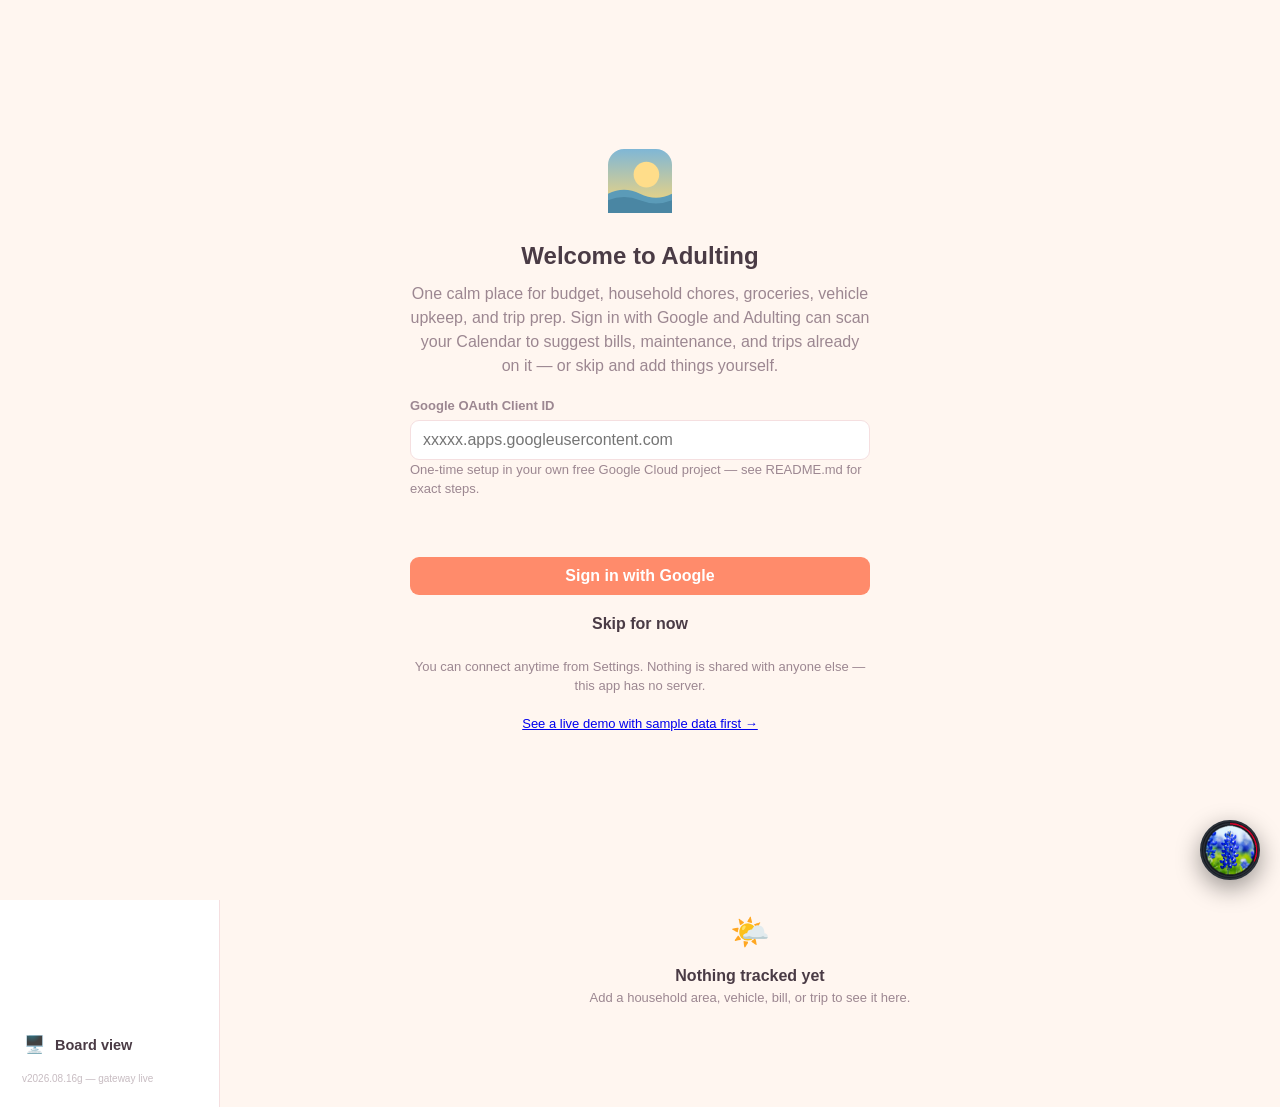
<file: index.html>
<!DOCTYPE html>
<html lang="en">
<head>
<meta charset="UTF-8" />
<meta name="viewport" content="width=device-width, initial-scale=1.0" />
<title>Adulting</title>
<link rel="icon" href="data:image/svg+xml,%3Csvg xmlns='http://www.w3.org/2000/svg' viewBox='0 0 64 64'%3E%3Crect width='64' height='64' rx='14' fill='%23F6A6C1'/%3E%3Ccircle cx='32' cy='26' r='12' fill='%23FFD873'/%3E%3Cpath d='M0 44 Q16 36 32 44 T64 44 V64 H0 Z' fill='%235B9BB8'/%3E%3Cpath d='M0 50 Q16 44 32 50 T64 50 V64 H0 Z' fill='%234A86A3'/%3E%3C/svg%3E" />
<!-- PWA install support: manifest + icons + theme color. Same minimal
     pattern used across this app ecosystem so install behavior and
     branding stay consistent app to app. -->
<link rel="manifest" href="./manifest.json">
<link rel="apple-touch-icon" href="./icon-192.png">
<meta name="theme-color" content="#ff8b6b">
<link rel="stylesheet" href="css/style.css?v=20260816g" />
</head>
<body>
<div id="demoBanner" style="display:none"></div>
<div id="appShell">
  <header class="hero-banner" id="heroBanner"><!-- rendered by app.js: sunset/beach illustration --></header>
  <div id="app">
    <nav class="sidebar" id="sidebar"></nav>
    <main id="main"><!-- rendered by app.js --></main>
  </div>
</div>

<div id="boardRoot" style="display:none"><!-- standalone status-light board view --></div>
<div id="onboardingRoot"><!-- first-run welcome / Google connect --></div>
<div id="modalRoot"></div>
<div id="toastRoot"></div>
<div id="praiseRoot"></div>

<!--
  Cache-busting: GitHub Pages serves these files with ~10 minutes of cache,
  and a normal page reload does NOT re-fetch already-cached sub-resources
  like these scripts even if the page itself loads fresh — only a hard
  refresh does. That caused real, confusing bugs this session where a newly
  uploaded fix was live on GitHub but browsers kept running the old script
  for up to 10 minutes (or longer, if not hard-refreshed). Bump the ?v=
  number below whenever any of these files change, so browsers always treat
  an update as a brand new URL and fetch it immediately instead of reusing
  a stale cached copy.
-->
<script src="js/data.js?v=20260816g"></script>
<script src="js/state.js?v=20260816g"></script>
<script src="js/budget-engine.js?v=20260816g"></script>
<script src="js/reentry.js?v=20260816g"></script>
<script src="js/calendar.js?v=20260816g"></script>
<script src="js/drivesync.js?v=20260816g"></script>
<script src="js/app.js?v=20260816g"></script>
<script src="js/blue-bonnet-widget-organize.js?v=20260816g"></script>
</body>
</html>
</file>
<file: css/style.css>
/* ==========================================================================
   Adulting — styles
   Design intent: calm, predictable, low-clutter. Built with ADHD / autistic /
   neurodivergent users in mind — clear status colors used consistently
   everywhere, generous spacing, large touch targets, no auto-playing motion,
   short unambiguous labels, and a consistent "you're caught up" reassurance
   pattern rather than shame-based nagging.
   ========================================================================== */

:root {
  /* Status colors are intentionally theme-independent — a green/red light
     needs to mean the same thing no matter which palette is active. This is
     what powers the Dashboard's "green light / red light" board. */
  --done: #2fa06a;
  --done-bg: #e7f6ee;
  --partial: #d99a1f;
  --partial-bg: #fdf3e0;
  --none: #9aa0b8;
  --none-bg: #eef0f6;
  --attention: #e0554f;
  --attention-bg: #fdecec;

  --radius: 14px;
  --radius-sm: 9px;
  --shadow: 0 1px 2px rgba(20, 24, 50, 0.04), 0 4px 14px rgba(20, 24, 50, 0.05);
  --font: -apple-system, BlinkMacSystemFont, "Segoe UI", Inter, Roboto, sans-serif;

  --accent-h: 18; /* used by the "custom" theme; overridden inline by JS */
}

/* ==========================================================================
   Themes — Sunset is the default. Mono Light / Mono Dark / Custom (pick any
   single hue and the whole UI is shades of it) are opt-in from Settings.
   ========================================================================== */

html[data-theme="sunset"] {
  --bg: #fff6f0;
  --surface: #ffffff;
  --surface-2: #ffeee3;
  --text: #4a3b45;
  --muted: #9c8791;
  --border: #f5dfe0;
  --primary: #ff8b6b;
  --primary-dark: #e96c4c;
  --on-primary: #ffffff;
  --accent-pink: #f6a6c1;
  --accent-blue: #7fb7d6;
  --accent-yellow: #ffd873;
  --hero-sky-top: #7fb7d6;
  --hero-sky-mid: #f6a6c1;
  --hero-sky-bottom: #ffd873;
  --hero-sun: #ffb199;
  --hero-sun-core: #ffdd8a;
  --hero-ocean: #5b9bb8;
  --hero-ocean-dark: #4a86a3;
  --hero-foam: #fff7ee;
  --hero-cloud: #ffffff;
  --hero-palm: #6a5a63;
}

html[data-theme="mono-light"] {
  --bg: #fafafa;
  --surface: #ffffff;
  --surface-2: #efefef;
  --text: #1a1a1a;
  --muted: #6c6c6c;
  --border: #e2e2e2;
  --primary: #2b2b2b;
  --primary-dark: #000000;
  --on-primary: #ffffff;
  --accent-pink: #d8d8d8;
  --accent-blue: #bdbdbd;
  --accent-yellow: #e6e6e6;
  --hero-sky-top: #d9d9d9;
  --hero-sky-mid: #ececec;
  --hero-sky-bottom: #f5f5f5;
  --hero-sun: #cfcfcf;
  --hero-sun-core: #e9e9e9;
  --hero-ocean: #bcbcbc;
  --hero-ocean-dark: #a3a3a3;
  --hero-foam: #ffffff;
  --hero-cloud: #ffffff;
  --hero-palm: #8a8a8a;
}

html[data-theme="mono-dark"] {
  --bg: #121214;
  --surface: #1c1c1f;
  --surface-2: #26262a;
  --text: #f2f2f2;
  --muted: #9a9aa0;
  --border: #333338;
  --primary: #f2f2f2;
  --primary-dark: #ffffff;
  --on-primary: #121214;
  --accent-pink: #3a3a40;
  --accent-blue: #2c2c31;
  --accent-yellow: #454549;
  --hero-sky-top: #1a1a1e;
  --hero-sky-mid: #2b2b30;
  --hero-sky-bottom: #3d3d42;
  --hero-sun: #6e6e74;
  --hero-sun-core: #9a9aa0;
  --hero-ocean: #232327;
  --hero-ocean-dark: #17171a;
  --hero-foam: #4a4a50;
  --hero-cloud: #3a3a40;
  --hero-palm: #55555a;
}

html[data-theme="custom"] {
  --bg: hsl(var(--accent-h) 45% 97%);
  --surface: #ffffff;
  --surface-2: hsl(var(--accent-h) 45% 93%);
  --text: hsl(var(--accent-h) 30% 18%);
  --muted: hsl(var(--accent-h) 15% 45%);
  --border: hsl(var(--accent-h) 40% 89%);
  --primary: hsl(var(--accent-h) 70% 55%);
  --primary-dark: hsl(var(--accent-h) 70% 42%);
  --on-primary: #ffffff;
  --accent-pink: hsl(var(--accent-h) 60% 80%);
  --accent-blue: hsl(var(--accent-h) 50% 70%);
  --accent-yellow: hsl(var(--accent-h) 65% 75%);
  --hero-sky-top: hsl(var(--accent-h) 55% 75%);
  --hero-sky-mid: hsl(var(--accent-h) 65% 68%);
  --hero-sky-bottom: hsl(var(--accent-h) 75% 62%);
  --hero-sun: hsl(var(--accent-h) 80% 72%);
  --hero-sun-core: hsl(var(--accent-h) 85% 85%);
  --hero-ocean: hsl(var(--accent-h) 45% 50%);
  --hero-ocean-dark: hsl(var(--accent-h) 45% 40%);
  --hero-foam: #ffffff;
  --hero-cloud: #ffffff;
  --hero-palm: hsl(var(--accent-h) 30% 35%);
}

* { box-sizing: border-box; }

@media (prefers-reduced-motion: reduce) {
  *, *::before, *::after { animation-duration: 0.001ms !important; transition-duration: 0.001ms !important; }
}

html, body {
  margin: 0;
  padding: 0;
  background: var(--bg);
  color: var(--text);
  font-family: var(--font);
  font-size: 16px;
  line-height: 1.5;
}

button, input, select, textarea { font-family: inherit; font-size: inherit; }

button {
  cursor: pointer;
  border: none;
  border-radius: var(--radius-sm);
  padding: 10px 16px;
  font-weight: 600;
  background: var(--surface-2);
  color: var(--text);
  transition: background 0.15s ease;
}
button:hover { background: #e5e7f2; }
button:focus-visible, a:focus-visible, input:focus-visible, select:focus-visible {
  outline: 3px solid var(--primary);
  outline-offset: 2px;
}

.btn-primary { background: var(--primary); color: var(--on-primary, #fff); }
.btn-primary:hover { background: var(--primary-dark); }
.btn-danger { background: var(--attention-bg); color: var(--attention); }
.btn-ghost { background: transparent; }
.btn-sm { padding: 6px 10px; font-size: 13px; }

input[type="text"], input[type="number"], input[type="date"], select, textarea {
  padding: 10px 12px;
  border: 1.5px solid var(--border);
  border-radius: var(--radius-sm);
  background: var(--surface);
  color: var(--text);
  width: 100%;
}
label { font-size: 13px; font-weight: 600; color: var(--muted); display: block; margin-bottom: 4px; }
.field { margin-bottom: 12px; }
.field-row { display: flex; gap: 12px; flex-wrap: wrap; }
.field-row > .field { flex: 1; min-width: 140px; }

/* ---- App shell --------------------------------------------------------- */
#appShell { display: flex; flex-direction: column; min-height: 100vh; }
#app { display: flex; flex: 1; min-height: 0; }

/* ---- Hero banner --------------------------------------------------------- */
.hero-banner { width: 100%; display: block; line-height: 0; background: var(--hero-sky-bottom); }
.hero-banner svg { width: 100%; height: 100%; display: block; }
.hero-banner-inner { position: relative; height: 96px; }
@media (max-width: 820px) { .hero-banner-inner { height: 72px; } }

.logo-mark { display: inline-flex; flex-shrink: 0; }
.logo-mark svg { display: block; }

.sidebar {
  width: 220px;
  flex-shrink: 0;
  background: var(--surface);
  border-right: 1px solid var(--border);
  padding: 20px 12px;
  display: flex;
  flex-direction: column;
  gap: 4px;
}
.brand { padding: 6px 4px 20px; display: flex; align-items: center; gap: 10px; }
.brand-title { font-size: 19px; font-weight: 800; color: var(--text); line-height: 1.15; }
.brand-sub { font-size: 12px; color: var(--muted); }

.nav-item {
  display: flex; align-items: center; gap: 10px;
  padding: 11px 12px;
  border-radius: var(--radius-sm);
  color: var(--text);
  background: transparent;
  text-align: left;
  font-weight: 600;
  font-size: 14.5px;
}
.nav-item:hover { background: var(--surface-2); }
.nav-item.active { background: var(--primary); color: #fff; }
.nav-item .dot { margin-left: auto; width: 9px; height: 9px; border-radius: 50%; }

main { flex: 1; padding: 28px 32px 60px; max-width: 1100px; }

h1 { font-size: 24px; margin: 0 0 4px; }
h2 { font-size: 18px; margin: 0 0 12px; }
.page-sub { color: var(--muted); margin: 0 0 24px; }

/* ---- Reassurance banner (used across tabs) ----------------------------- */
.reassure {
  display: flex; align-items: center; gap: 12px;
  background: var(--done-bg); color: #1c6b48;
  border: 1px solid #bfe6d3;
  border-radius: var(--radius);
  padding: 16px 18px;
  margin-bottom: 20px;
  font-weight: 600;
}
.reassure .icon { font-size: 22px; }

.attention-banner {
  background: var(--attention-bg); border: 1px solid #f3c7c4; color: #9c2f2a;
  border-radius: var(--radius);
  padding: 14px 16px;
  margin-bottom: 20px;
}
.attention-banner h3 { margin: 0 0 6px; font-size: 14px; }
.attention-banner ul { margin: 0; padding-left: 18px; }

/* ---- Cards / grid -------------------------------------------------------- */
.grid { display: grid; grid-template-columns: repeat(auto-fill, minmax(280px, 1fr)); gap: 16px; }
.card {
  background: var(--surface);
  border: 1px solid var(--border);
  border-radius: var(--radius);
  box-shadow: var(--shadow);
  padding: 18px;
}
.card-header { display: flex; align-items: center; gap: 10px; margin-bottom: 10px; }
.card-title { font-weight: 700; font-size: 15.5px; flex: 1; }
.card-icon { font-size: 20px; }

.status-dot { width: 12px; height: 12px; border-radius: 50%; flex-shrink: 0; }
.status-dot.done { background: var(--done); }
.status-dot.partial { background: var(--partial); }
.status-dot.none { background: var(--none); }
.status-dot.attention { background: var(--attention); }

.status-pill {
  display: inline-flex; align-items: center; gap: 6px;
  font-size: 12.5px; font-weight: 700; padding: 4px 10px; border-radius: 999px;
}
.status-pill.done { background: var(--done-bg); color: var(--done); }
.status-pill.partial { background: var(--partial-bg); color: var(--partial); }
.status-pill.none { background: var(--none-bg); color: var(--muted); }
.status-pill.attention { background: var(--attention-bg); color: var(--attention); }

/* ---- Checklist ------------------------------------------------------------ */
.checklist { list-style: none; margin: 10px 0; padding: 0; }
.checklist li {
  display: flex; align-items: center; gap: 10px;
  padding: 9px 4px;
  border-bottom: 1px solid var(--border);
}
.checklist li:last-child { border-bottom: none; }
.checklist input[type="checkbox"] { width: 20px; height: 20px; accent-color: var(--primary); flex-shrink: 0; }
.checklist label { font-weight: 500; color: var(--text); margin: 0; cursor: pointer; flex: 1; }
.checklist li.checked label { color: var(--muted); text-decoration: line-through; }

.progress-bar { height: 8px; background: var(--surface-2); border-radius: 999px; overflow: hidden; margin: 8px 0 4px; }
.progress-bar > div { height: 100%; background: var(--primary); border-radius: 999px; }

.section-title { font-size: 12.5px; font-weight: 800; text-transform: uppercase; letter-spacing: 0.04em; color: var(--muted); margin: 18px 0 8px; }

/* ---- Table --------------------------------------------------------------- */
table { width: 100%; border-collapse: collapse; }
th, td { text-align: left; padding: 10px 8px; border-bottom: 1px solid var(--border); font-size: 14px; }
th { color: var(--muted); font-size: 12px; text-transform: uppercase; letter-spacing: 0.03em; }
tr:last-child td { border-bottom: none; }

/* ---- Misc ------------------------------------------------------------------ */
.muted { color: var(--muted); }
.small { font-size: 13px; }
.tag { display: inline-block; padding: 3px 9px; border-radius: 999px; background: var(--surface-2); font-size: 12px; font-weight: 700; color: var(--muted); }
.tag.discretionary { background: #f1e8fd; color: #7c3fd6; }
.tag.regular { background: #e6eefc; color: var(--primary-dark); }

.hr { height: 1px; background: var(--border); margin: 20px 0; border: none; }
.row { display: flex; align-items: center; gap: 10px; }
.row.between { justify-content: space-between; }
.stack { display: flex; flex-direction: column; gap: 10px; }

.empty-state { text-align: center; padding: 40px 20px; color: var(--muted); }
.empty-state .icon { font-size: 32px; margin-bottom: 8px; }

.modal-backdrop {
  position: fixed; inset: 0; background: rgba(20,22,40,0.4);
  display: flex; align-items: flex-start; justify-content: center;
  padding: 60px 20px; z-index: 50; overflow-y: auto;
}
.modal {
  background: var(--surface); border-radius: var(--radius);
  padding: 24px; width: 100%; max-width: 480px;
  box-shadow: 0 10px 40px rgba(20,20,40,0.25);
}
.modal h3 { margin: 0 0 16px; }
.modal-actions { display: flex; justify-content: flex-end; gap: 10px; margin-top: 18px; }

.toast {
  position: fixed; bottom: 24px; left: 50%; transform: translateX(-50%);
  background: var(--text); color: #fff; padding: 12px 20px; border-radius: 999px;
  font-weight: 600; font-size: 14px; z-index: 60; box-shadow: var(--shadow);
}

/* Little encouragement bubble — separate from the functional toast, sits
   above the Blue Bonnet chat bubble so it visually reads as "from" it. */
.praise-toast {
  position: fixed; bottom: 92px; right: 20px; max-width: 240px;
  background: var(--surface); color: var(--text); border: 1px solid var(--border);
  padding: 12px 14px; border-radius: 14px 14px 4px 14px;
  font-weight: 600; font-size: 13.5px; line-height: 1.4;
  box-shadow: var(--shadow); z-index: 2147482998;
  display: flex; align-items: center; gap: 8px;
  animation: praise-in 0.25s ease;
}
.praise-toast .sparkle { font-size: 16px; flex-shrink: 0; }
@keyframes praise-in { from { opacity: 0; transform: translateY(6px); } to { opacity: 1; transform: translateY(0); } }
body.board-mode-active .praise-toast { display: none; }

/* Demo mode banner — always visible while ?demo is active, so it's never
   ambiguous whether you're looking at real saved data or sample data. */
#demoBanner {
  display: none; align-items: center; justify-content: center; gap: 14px;
  flex-wrap: wrap; text-align: center;
  background: #3a2f6b; color: #fff; padding: 10px 16px; font-size: 13.5px; font-weight: 600;
  position: sticky; top: 0; z-index: 2147482999;
}
#demoBanner a { color: #ffd873; text-decoration: underline; font-weight: 700; }

/* Focus mode: shows one checklist item at a time to cut down overwhelm */
.focus-item {
  background: var(--surface-2); border-radius: var(--radius);
  padding: 24px; text-align: center; margin: 10px 0;
}
.focus-item .item-text { font-size: 18px; font-weight: 700; margin-bottom: 16px; }
.focus-count { color: var(--muted); font-size: 13px; margin-bottom: 8px; }

@media (max-width: 820px) {
  #app { flex-direction: column; }
  .sidebar { width: 100%; flex-direction: row; overflow-x: auto; border-right: none; border-bottom: 1px solid var(--border); }
  main { padding: 20px; }
}

/* ---- Status-light board (Dashboard section + standalone Board Mode) ---- */
.light-grid { display: grid; grid-template-columns: repeat(auto-fill, minmax(210px, 1fr)); gap: 14px; }
.light-card {
  background: var(--surface); border: 1px solid var(--border); border-radius: var(--radius);
  padding: 16px; display: flex; align-items: center; gap: 14px; box-shadow: var(--shadow);
}
.light-bulb {
  width: 26px; height: 26px; border-radius: 50%; flex-shrink: 0;
  box-shadow: inset 0 -3px 6px rgba(0,0,0,0.12), 0 0 0 4px var(--surface-2);
}
.light-bulb.done { background: var(--done); box-shadow: inset 0 -3px 6px rgba(0,0,0,0.15), 0 0 14px 2px rgba(47,160,106,0.55), 0 0 0 4px var(--done-bg); }
.light-bulb.partial { background: var(--partial); box-shadow: inset 0 -3px 6px rgba(0,0,0,0.15), 0 0 14px 2px rgba(217,154,31,0.5), 0 0 0 4px var(--partial-bg); }
.light-bulb.none { background: var(--none); box-shadow: inset 0 -3px 6px rgba(0,0,0,0.15), 0 0 0 4px var(--none-bg); }
.light-bulb.attention { background: var(--attention); box-shadow: inset 0 -3px 6px rgba(0,0,0,0.15), 0 0 14px 2px rgba(224,85,79,0.55), 0 0 0 4px var(--attention-bg); }
.light-label { font-weight: 700; font-size: 14.5px; }
.light-sub { font-size: 12px; color: var(--muted); margin-top: 2px; }

/* Board Mode: distraction-free, meant for a tablet or shared display */
#boardRoot { min-height: 100vh; background: var(--bg); padding: 32px clamp(20px, 4vw, 56px); }
.board-header { display: flex; align-items: center; justify-content: space-between; margin-bottom: 22px; flex-wrap: wrap; gap: 12px; }
.board-title { display: flex; align-items: center; gap: 14px; }
.board-title h1 { margin: 0; font-size: 28px; }
.board-clock { font-size: 15px; color: var(--muted); font-weight: 600; }
.board-exit { position: fixed; top: 18px; right: 18px; }
.board-light-grid { display: grid; grid-template-columns: repeat(auto-fill, minmax(260px, 1fr)); gap: 18px; }
.board-light-card {
  background: var(--surface); border: 1px solid var(--border); border-radius: var(--radius);
  padding: 24px; display: flex; align-items: center; gap: 18px; box-shadow: var(--shadow);
}
.board-light-card .light-bulb { width: 40px; height: 40px; box-shadow: inset 0 -4px 8px rgba(0,0,0,0.15), 0 0 0 6px var(--surface-2); }
.board-light-card .light-bulb.done { box-shadow: inset 0 -4px 8px rgba(0,0,0,0.18), 0 0 22px 4px rgba(47,160,106,0.6), 0 0 0 6px var(--done-bg); }
.board-light-card .light-bulb.partial { box-shadow: inset 0 -4px 8px rgba(0,0,0,0.18), 0 0 22px 4px rgba(217,154,31,0.55), 0 0 0 6px var(--partial-bg); }
.board-light-card .light-bulb.attention { box-shadow: inset 0 -4px 8px rgba(0,0,0,0.18), 0 0 22px 4px rgba(224,85,79,0.6), 0 0 0 6px var(--attention-bg); }
.board-light-card .light-label { font-size: 18px; }
.board-light-card .light-sub { font-size: 13px; }
.board-empty { text-align: center; padding: 80px 20px; color: var(--muted); font-size: 18px; }

/* ---- Theme & icon-style pickers (Settings) ------------------------------- */
.theme-grid { display: grid; grid-template-columns: repeat(auto-fill, minmax(120px, 1fr)); gap: 10px; margin: 10px 0; }
.theme-swatch {
  border: 2px solid var(--border); border-radius: var(--radius-sm); padding: 10px; text-align: center;
  background: var(--surface); font-weight: 700; font-size: 12.5px; cursor: pointer;
}
.theme-swatch.active { border-color: var(--primary); }
.theme-swatch .preview { height: 34px; border-radius: 7px; margin-bottom: 8px; }
.theme-swatch .preview.sunset { background: linear-gradient(135deg, #7fb7d6, #f6a6c1 50%, #ffd873); }
.theme-swatch .preview.mono-light { background: linear-gradient(135deg, #fafafa, #d9d9d9); border: 1px solid #ddd; }
.theme-swatch .preview.mono-dark { background: linear-gradient(135deg, #3d3d42, #121214); }
.theme-swatch .preview.custom { background: linear-gradient(135deg, hsl(var(--accent-h) 55% 75%), hsl(var(--accent-h) 75% 45%)); }

.icon-style-grid { display: flex; gap: 10px; }
.icon-style-option {
  flex: 1; border: 2px solid var(--border); border-radius: var(--radius-sm); padding: 14px; text-align: center;
  background: var(--surface); cursor: pointer; font-weight: 700; font-size: 13px;
}
.icon-style-option.active { border-color: var(--primary); }
.icon-style-option .sample { font-size: 22px; margin-bottom: 6px; }

/* ---- Onboarding overlay --------------------------------------------------- */
.onboarding-backdrop {
  position: fixed; inset: 0; background: var(--bg); z-index: 100;
  display: flex; align-items: center; justify-content: center; padding: 24px; overflow-y: auto;
}
.onboarding-card { max-width: 460px; width: 100%; text-align: center; }
.onboarding-logo { margin: 0 auto 18px; }
.onboarding-card h1 { font-size: 24px; margin: 0 0 8px; }
.onboarding-card p { color: var(--muted); margin: 0 0 18px; }
.onboarding-actions { display: flex; flex-direction: column; gap: 10px; margin-top: 18px; }
.onboarding-card .field { text-align: left; }
</file>
